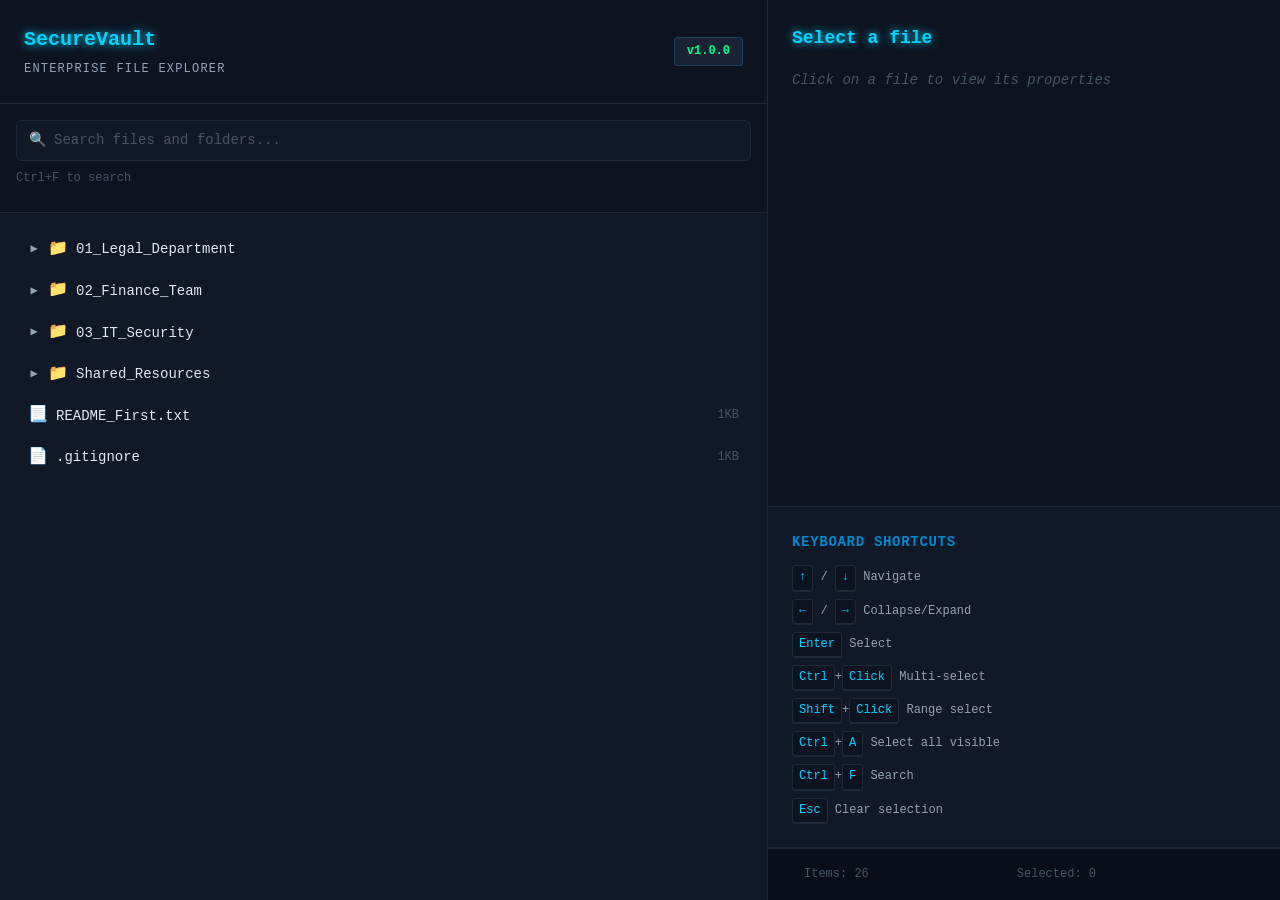
<file: index.html>
<!DOCTYPE html>
<html lang="en">
<head>
    <meta charset="UTF-8">
    <meta name="viewport" content="width=device-width, initial-scale=1.0">
    <title>SecureVault - Enterprise File Explorer</title>
    <link rel="stylesheet" href="styles.css">
</head>
<body>
    <div class="app-container">
        <!-- Left Column: File Tree -->
        <div class="left-panel">
            <header class="app-header">
                <div class="logo">
                    <span class="logo-text">SecureVault</span>
                    <span class="subtitle">Enterprise File Explorer</span>
                </div>
                <div class="version-badge">v1.0.0</div>
            </header>

            <div class="search-container">
                <div class="search-bar">
                    <span class="search-icon">🔍</span>
                    <input 
                        type="text" 
                        id="search-input" 
                        class="search-input" 
                        placeholder="Search files and folders..."
                        aria-label="Search files and folders"
                    >
                    <button id="clear-search" class="clear-btn" aria-label="Clear search" style="display: none;">×</button>
                </div>
                <div class="search-hint">Ctrl+F to search</div>
                <div id="search-results-count" class="search-results"></div>
            </div>

            <div class="tree-container" role="tree" aria-label="File tree">
                <ul id="file-tree" class="file-tree"></ul>
            </div>
        </div>

        <!-- Right Column: Details Panel -->
        <div class="right-panel">
            <div class="details-panel">
                <h2 class="details-title" id="details-title">Select a file</h2>
                <div id="details-content" class="details-content">
                    <p class="details-placeholder">Click on a file to view its properties</p>
                </div>
            </div>

            <div class="keyboard-shortcuts">
                <h3>Keyboard Shortcuts</h3>
                <ul>
                    <li><kbd>↑</kbd> / <kbd>↓</kbd> Navigate</li>
                    <li><kbd>←</kbd> / <kbd>→</kbd> Collapse/Expand</li>
                    <li><kbd>Enter</kbd> Select</li>
                    <li><kbd>Ctrl</kbd>+<kbd>Click</kbd> Multi-select</li>
                    <li><kbd>Shift</kbd>+<kbd>Click</kbd> Range select</li>
                    <li><kbd>Ctrl</kbd>+<kbd>A</kbd> Select all visible</li>
                    <li><kbd>Ctrl</kbd>+<kbd>F</kbd> Search</li>
                    <li><kbd>Esc</kbd> Clear selection</li>
                </ul>
            </div>

            <div class="status-bar">
                <span id="status-items">Items: 0</span>
                <span id="status-selected">Selected: 0</span>
                <span id="status-search">Search: 0 results</span>
            </div>
        </div>
    </div>

    <script src="app.js"></script>
</body>
</html>
</file>
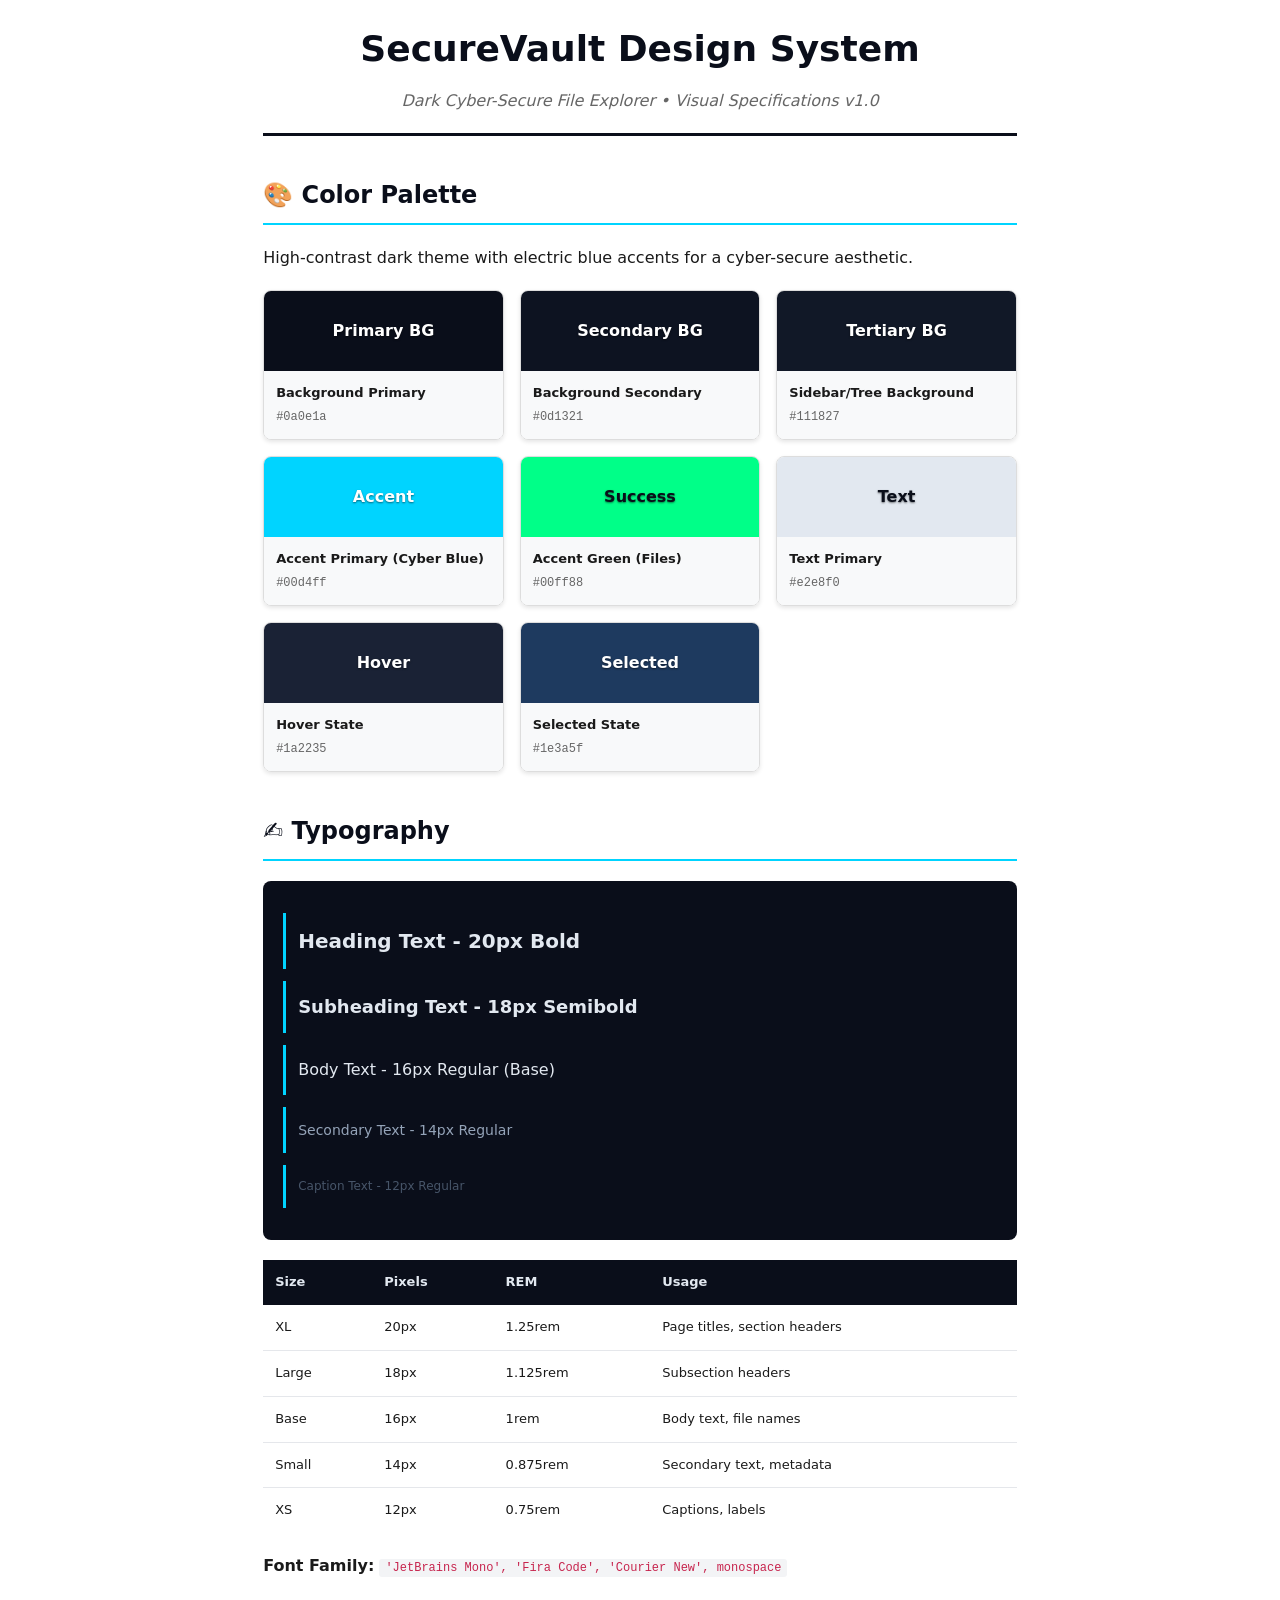
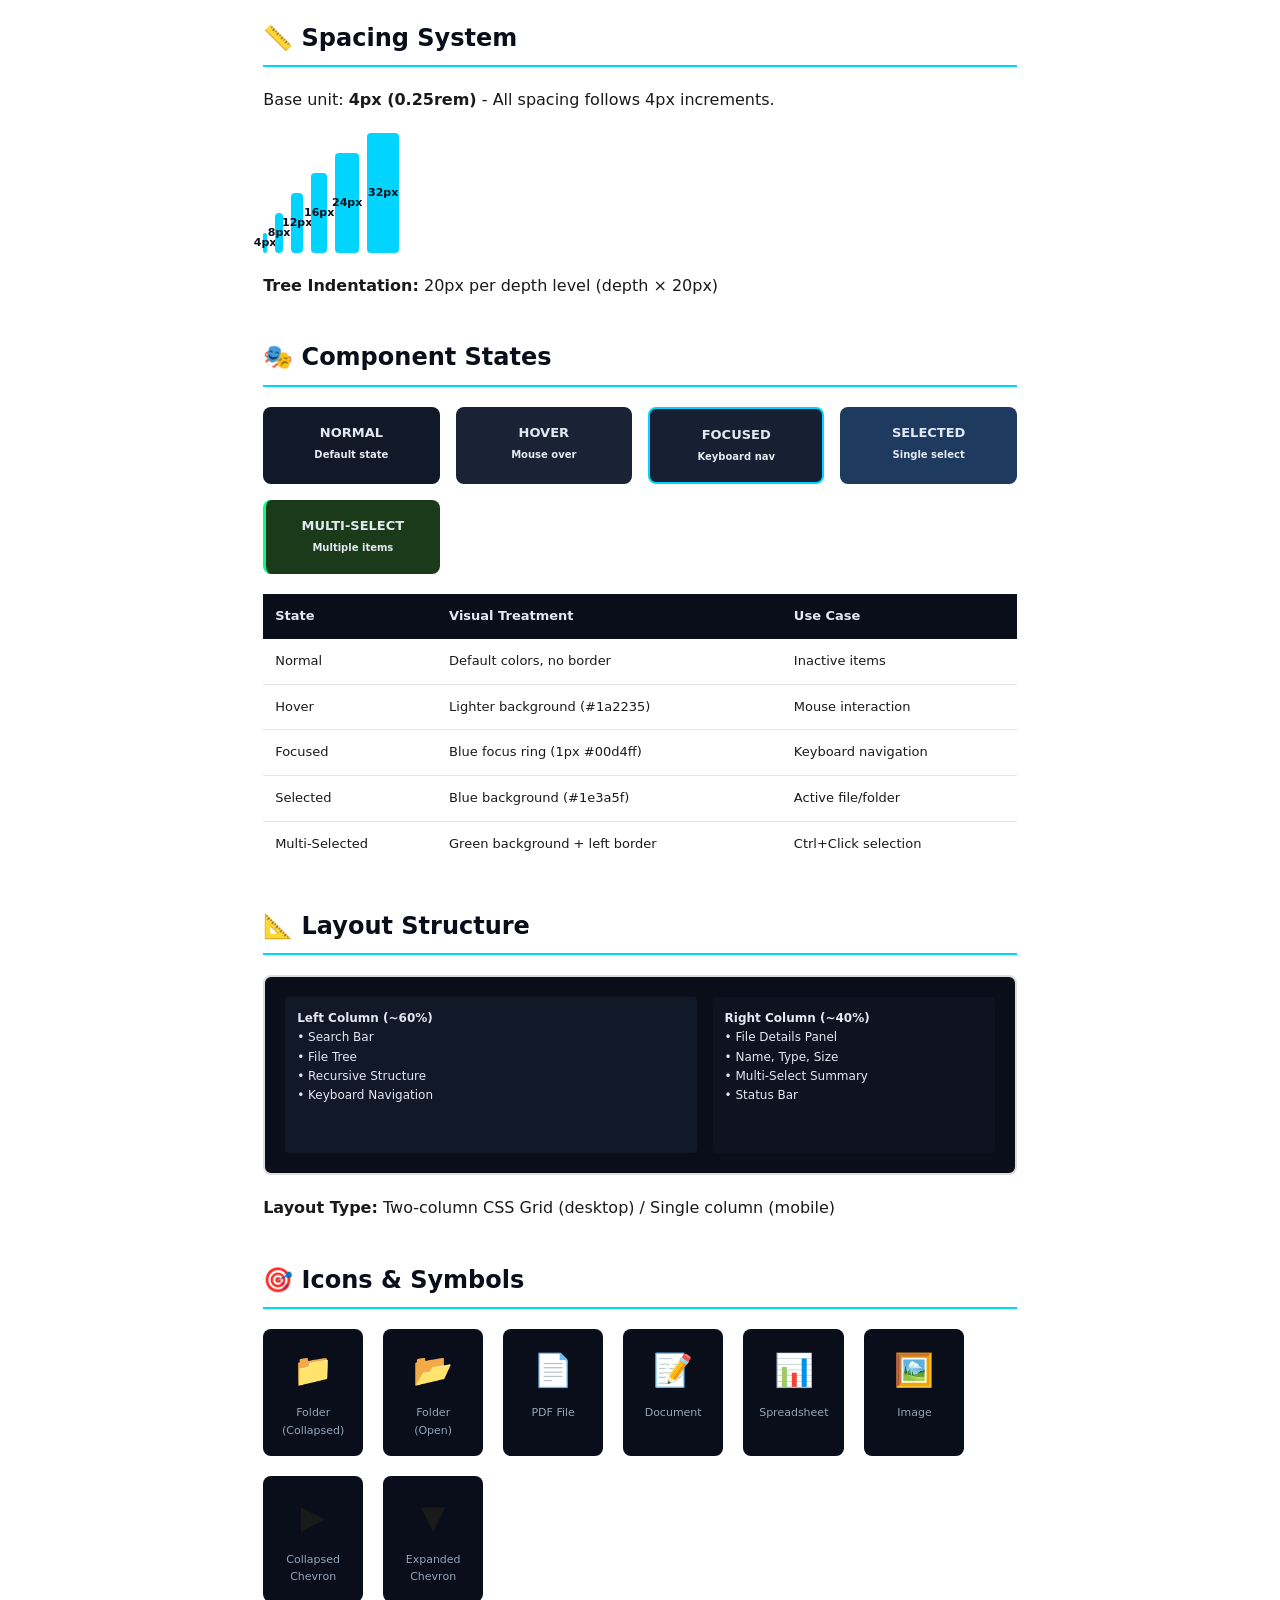
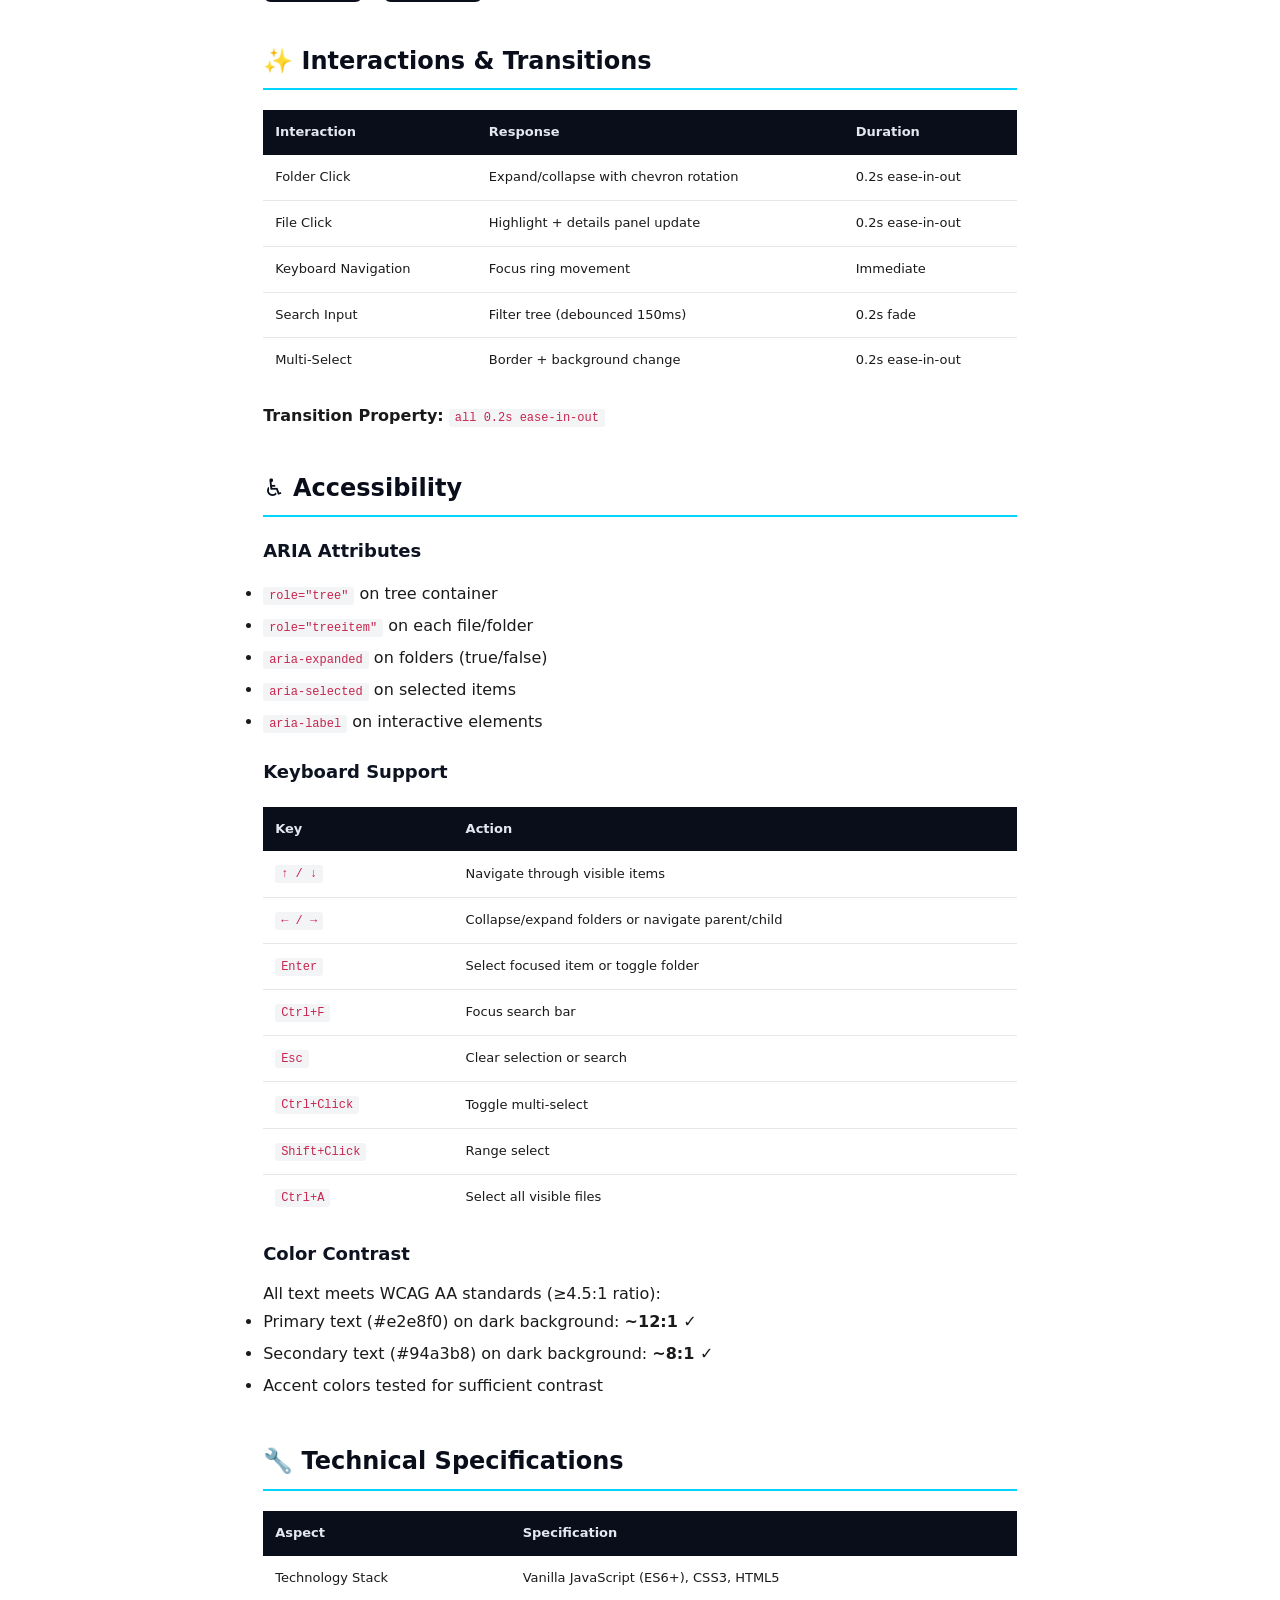
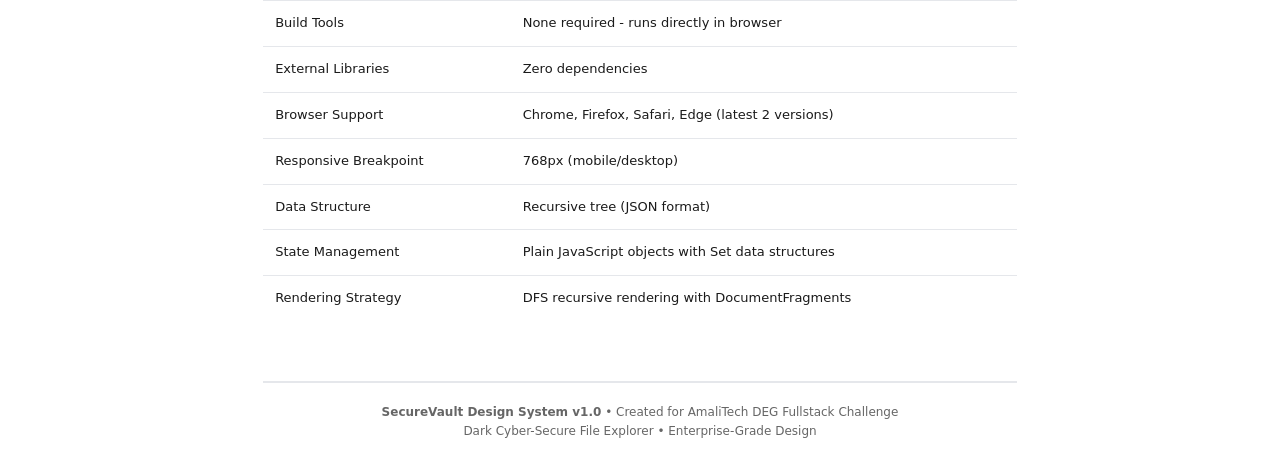
<file: design-system-visual.html>
<!DOCTYPE html>
<html lang="en">
<head>
    <meta charset="UTF-8">
    <meta name="viewport" content="width=device-width, initial-scale=1.0">
    <title>SecureVault Design System</title>
    <style>
        * {
            margin: 0;
            padding: 0;
            box-sizing: border-box;
        }

        @page {
            size: A4;
            margin: 15mm;
        }

        body {
            font-family: 'Segoe UI', system-ui, -apple-system, sans-serif;
            line-height: 1.6;
            color: #1a1a1a;
            background: #ffffff;
            padding: 20px;
            max-width: 210mm;
            margin: 0 auto;
        }

        .header {
            text-align: center;
            margin-bottom: 40px;
            padding-bottom: 20px;
            border-bottom: 3px solid #0a0e1a;
        }

        .header h1 {
            font-size: 36px;
            font-weight: 700;
            color: #0a0e1a;
            margin-bottom: 10px;
        }

        .header p {
            font-size: 16px;
            color: #666;
            font-style: italic;
        }

        .section {
            margin-bottom: 40px;
            page-break-inside: avoid;
        }

        h2 {
            font-size: 24px;
            font-weight: 700;
            color: #0a0e1a;
            margin-bottom: 20px;
            padding-bottom: 8px;
            border-bottom: 2px solid #00d4ff;
        }

        h3 {
            font-size: 18px;
            font-weight: 600;
            color: #0d1321;
            margin-top: 20px;
            margin-bottom: 12px;
        }

        .color-palette {
            display: grid;
            grid-template-columns: repeat(auto-fit, minmax(200px, 1fr));
            gap: 16px;
            margin: 20px 0;
        }

        .color-swatch {
            border: 1px solid #ddd;
            border-radius: 8px;
            overflow: hidden;
            box-shadow: 0 2px 4px rgba(0,0,0,0.1);
        }

        .color-block {
            height: 80px;
            display: flex;
            align-items: center;
            justify-content: center;
            font-weight: 600;
            color: #fff;
            text-shadow: 0 1px 2px rgba(0,0,0,0.5);
        }

        .color-info {
            padding: 12px;
            background: #f8f9fa;
        }

        .color-name {
            font-weight: 600;
            font-size: 13px;
            color: #1a1a1a;
            margin-bottom: 4px;
        }

        .color-value {
            font-family: 'Courier New', monospace;
            font-size: 12px;
            color: #666;
        }

        .typography-sample {
            margin: 20px 0;
            padding: 20px;
            background: #0a0e1a;
            color: #e2e8f0;
            border-radius: 8px;
        }

        .font-sample {
            margin: 12px 0;
            padding: 12px;
            border-left: 3px solid #00d4ff;
        }

        .spacing-visual {
            display: flex;
            gap: 8px;
            align-items: flex-end;
            margin: 20px 0;
        }

        .spacing-block {
            background: #00d4ff;
            border-radius: 4px;
            display: flex;
            align-items: center;
            justify-content: center;
            font-size: 11px;
            font-weight: 600;
            color: #0a0e1a;
        }

        .component-states {
            display: grid;
            grid-template-columns: repeat(auto-fit, minmax(150px, 1fr));
            gap: 16px;
            margin: 20px 0;
        }

        .state-demo {
            padding: 16px;
            border-radius: 8px;
            text-align: center;
            font-size: 13px;
            font-weight: 600;
            transition: all 0.2s ease;
        }

        .state-normal {
            background: #111827;
            color: #e2e8f0;
        }

        .state-hover {
            background: #1a2235;
            color: #e2e8f0;
        }

        .state-focused {
            background: #162032;
            color: #e2e8f0;
            border: 2px solid #00d4ff;
        }

        .state-selected {
            background: #1e3a5f;
            color: #e2e8f0;
        }

        .state-multi-selected {
            background: #1a3a1a;
            color: #e2e8f0;
            border-left: 3px solid #00ff88;
        }

        .layout-visual {
            margin: 20px 0;
            border: 2px solid #ddd;
            border-radius: 8px;
            overflow: hidden;
            background: #0a0e1a;
            padding: 20px;
            display: flex;
            gap: 16px;
            height: 200px;
        }

        .layout-col-left {
            flex: 6;
            background: #111827;
            border-radius: 4px;
            padding: 12px;
            color: #e2e8f0;
            font-size: 12px;
        }

        .layout-col-right {
            flex: 4;
            background: #0d1321;
            border-radius: 4px;
            padding: 12px;
            color: #e2e8f0;
            font-size: 12px;
        }

        .icon-showcase {
            display: flex;
            flex-wrap: wrap;
            gap: 20px;
            margin: 20px 0;
        }

        .icon-item {
            text-align: center;
            padding: 16px;
            background: #0a0e1a;
            border-radius: 8px;
            min-width: 100px;
        }

        .icon-symbol {
            font-size: 32px;
            margin-bottom: 8px;
        }

        .icon-label {
            font-size: 11px;
            color: #94a3b8;
        }

        .table {
            width: 100%;
            border-collapse: collapse;
            margin: 20px 0;
        }

        .table th {
            background: #0a0e1a;
            color: #e2e8f0;
            padding: 12px;
            text-align: left;
            font-weight: 600;
            font-size: 13px;
        }

        .table td {
            padding: 12px;
            border-bottom: 1px solid #e5e7eb;
            font-size: 13px;
        }

        .table tr:last-child td {
            border-bottom: none;
        }

        code {
            font-family: 'Courier New', monospace;
            background: #f3f4f6;
            padding: 2px 6px;
            border-radius: 3px;
            font-size: 12px;
            color: #c7254e;
        }

        .footer {
            margin-top: 60px;
            padding-top: 20px;
            border-top: 2px solid #e5e7eb;
            text-align: center;
            color: #666;
            font-size: 12px;
        }

        @media print {
            body {
                padding: 0;
            }
            .section {
                page-break-inside: avoid;
            }
        }
    </style>
</head>
<body>
    <div class="header">
        <h1>SecureVault Design System</h1>
        <p>Dark Cyber-Secure File Explorer • Visual Specifications v1.0</p>
    </div>

    <div class="section">
        <h2>🎨 Color Palette</h2>
        <p>High-contrast dark theme with electric blue accents for a cyber-secure aesthetic.</p>
        
        <div class="color-palette">
            <div class="color-swatch">
                <div class="color-block" style="background: #0a0e1a;">Primary BG</div>
                <div class="color-info">
                    <div class="color-name">Background Primary</div>
                    <div class="color-value">#0a0e1a</div>
                </div>
            </div>

            <div class="color-swatch">
                <div class="color-block" style="background: #0d1321;">Secondary BG</div>
                <div class="color-info">
                    <div class="color-name">Background Secondary</div>
                    <div class="color-value">#0d1321</div>
                </div>
            </div>

            <div class="color-swatch">
                <div class="color-block" style="background: #111827;">Tertiary BG</div>
                <div class="color-info">
                    <div class="color-name">Sidebar/Tree Background</div>
                    <div class="color-value">#111827</div>
                </div>
            </div>

            <div class="color-swatch">
                <div class="color-block" style="background: #00d4ff;">Accent</div>
                <div class="color-info">
                    <div class="color-name">Accent Primary (Cyber Blue)</div>
                    <div class="color-value">#00d4ff</div>
                </div>
            </div>

            <div class="color-swatch">
                <div class="color-block" style="background: #00ff88; color: #0a0e1a;">Success</div>
                <div class="color-info">
                    <div class="color-name">Accent Green (Files)</div>
                    <div class="color-value">#00ff88</div>
                </div>
            </div>

            <div class="color-swatch">
                <div class="color-block" style="background: #e2e8f0; color: #0a0e1a;">Text</div>
                <div class="color-info">
                    <div class="color-name">Text Primary</div>
                    <div class="color-value">#e2e8f0</div>
                </div>
            </div>

            <div class="color-swatch">
                <div class="color-block" style="background: #1a2235;">Hover</div>
                <div class="color-info">
                    <div class="color-name">Hover State</div>
                    <div class="color-value">#1a2235</div>
                </div>
            </div>

            <div class="color-swatch">
                <div class="color-block" style="background: #1e3a5f;">Selected</div>
                <div class="color-info">
                    <div class="color-name">Selected State</div>
                    <div class="color-value">#1e3a5f</div>
                </div>
            </div>
        </div>
    </div>

    <div class="section">
        <h2>✍️ Typography</h2>
        
        <div class="typography-sample">
            <div class="font-sample" style="font-size: 20px; font-weight: 700;">
                Heading Text - 20px Bold
            </div>
            <div class="font-sample" style="font-size: 18px; font-weight: 600;">
                Subheading Text - 18px Semibold
            </div>
            <div class="font-sample" style="font-size: 16px; font-weight: 400;">
                Body Text - 16px Regular (Base)
            </div>
            <div class="font-sample" style="font-size: 14px; font-weight: 400; color: #94a3b8;">
                Secondary Text - 14px Regular
            </div>
            <div class="font-sample" style="font-size: 12px; font-weight: 400; color: #475569;">
                Caption Text - 12px Regular
            </div>
        </div>

        <table class="table">
            <tr>
                <th>Size</th>
                <th>Pixels</th>
                <th>REM</th>
                <th>Usage</th>
            </tr>
            <tr>
                <td>XL</td>
                <td>20px</td>
                <td>1.25rem</td>
                <td>Page titles, section headers</td>
            </tr>
            <tr>
                <td>Large</td>
                <td>18px</td>
                <td>1.125rem</td>
                <td>Subsection headers</td>
            </tr>
            <tr>
                <td>Base</td>
                <td>16px</td>
                <td>1rem</td>
                <td>Body text, file names</td>
            </tr>
            <tr>
                <td>Small</td>
                <td>14px</td>
                <td>0.875rem</td>
                <td>Secondary text, metadata</td>
            </tr>
            <tr>
                <td>XS</td>
                <td>12px</td>
                <td>0.75rem</td>
                <td>Captions, labels</td>
            </tr>
        </table>

        <p><strong>Font Family:</strong> <code>'JetBrains Mono', 'Fira Code', 'Courier New', monospace</code></p>
    </div>

    <div class="section">
        <h2>📏 Spacing System</h2>
        <p>Base unit: <strong>4px (0.25rem)</strong> - All spacing follows 4px increments.</p>
        
        <div class="spacing-visual">
            <div class="spacing-block" style="width: 4px; height: 20px;">4px</div>
            <div class="spacing-block" style="width: 8px; height: 40px;">8px</div>
            <div class="spacing-block" style="width: 12px; height: 60px;">12px</div>
            <div class="spacing-block" style="width: 16px; height: 80px;">16px</div>
            <div class="spacing-block" style="width: 24px; height: 100px;">24px</div>
            <div class="spacing-block" style="width: 32px; height: 120px;">32px</div>
        </div>

        <p><strong>Tree Indentation:</strong> 20px per depth level (depth × 20px)</p>
    </div>

    <div class="section">
        <h2>🎭 Component States</h2>
        
        <div class="component-states">
            <div class="state-demo state-normal">
                NORMAL<br>
                <small style="font-size: 10px;">Default state</small>
            </div>
            <div class="state-demo state-hover">
                HOVER<br>
                <small style="font-size: 10px;">Mouse over</small>
            </div>
            <div class="state-demo state-focused">
                FOCUSED<br>
                <small style="font-size: 10px;">Keyboard nav</small>
            </div>
            <div class="state-demo state-selected">
                SELECTED<br>
                <small style="font-size: 10px;">Single select</small>
            </div>
            <div class="state-demo state-multi-selected">
                MULTI-SELECT<br>
                <small style="font-size: 10px;">Multiple items</small>
            </div>
        </div>

        <table class="table">
            <tr>
                <th>State</th>
                <th>Visual Treatment</th>
                <th>Use Case</th>
            </tr>
            <tr>
                <td>Normal</td>
                <td>Default colors, no border</td>
                <td>Inactive items</td>
            </tr>
            <tr>
                <td>Hover</td>
                <td>Lighter background (#1a2235)</td>
                <td>Mouse interaction</td>
            </tr>
            <tr>
                <td>Focused</td>
                <td>Blue focus ring (1px #00d4ff)</td>
                <td>Keyboard navigation</td>
            </tr>
            <tr>
                <td>Selected</td>
                <td>Blue background (#1e3a5f)</td>
                <td>Active file/folder</td>
            </tr>
            <tr>
                <td>Multi-Selected</td>
                <td>Green background + left border</td>
                <td>Ctrl+Click selection</td>
            </tr>
        </table>
    </div>

    <div class="section">
        <h2>📐 Layout Structure</h2>
        
        <div class="layout-visual">
            <div class="layout-col-left">
                <strong>Left Column (~60%)</strong><br>
                • Search Bar<br>
                • File Tree<br>
                • Recursive Structure<br>
                • Keyboard Navigation
            </div>
            <div class="layout-col-right">
                <strong>Right Column (~40%)</strong><br>
                • File Details Panel<br>
                • Name, Type, Size<br>
                • Multi-Select Summary<br>
                • Status Bar
            </div>
        </div>

        <p><strong>Layout Type:</strong> Two-column CSS Grid (desktop) / Single column (mobile)</p>
    </div>

    <div class="section">
        <h2>🎯 Icons & Symbols</h2>
        
        <div class="icon-showcase">
            <div class="icon-item">
                <div class="icon-symbol">📁</div>
                <div class="icon-label">Folder<br>(Collapsed)</div>
            </div>
            <div class="icon-item">
                <div class="icon-symbol">📂</div>
                <div class="icon-label">Folder<br>(Open)</div>
            </div>
            <div class="icon-item">
                <div class="icon-symbol">📄</div>
                <div class="icon-label">PDF File</div>
            </div>
            <div class="icon-item">
                <div class="icon-symbol">📝</div>
                <div class="icon-label">Document</div>
            </div>
            <div class="icon-item">
                <div class="icon-symbol">📊</div>
                <div class="icon-label">Spreadsheet</div>
            </div>
            <div class="icon-item">
                <div class="icon-symbol">🖼️</div>
                <div class="icon-label">Image</div>
            </div>
            <div class="icon-item">
                <div class="icon-symbol">▶</div>
                <div class="icon-label">Collapsed<br>Chevron</div>
            </div>
            <div class="icon-item">
                <div class="icon-symbol">▼</div>
                <div class="icon-label">Expanded<br>Chevron</div>
            </div>
        </div>
    </div>

    <div class="section">
        <h2>✨ Interactions & Transitions</h2>
        
        <table class="table">
            <tr>
                <th>Interaction</th>
                <th>Response</th>
                <th>Duration</th>
            </tr>
            <tr>
                <td>Folder Click</td>
                <td>Expand/collapse with chevron rotation</td>
                <td>0.2s ease-in-out</td>
            </tr>
            <tr>
                <td>File Click</td>
                <td>Highlight + details panel update</td>
                <td>0.2s ease-in-out</td>
            </tr>
            <tr>
                <td>Keyboard Navigation</td>
                <td>Focus ring movement</td>
                <td>Immediate</td>
            </tr>
            <tr>
                <td>Search Input</td>
                <td>Filter tree (debounced 150ms)</td>
                <td>0.2s fade</td>
            </tr>
            <tr>
                <td>Multi-Select</td>
                <td>Border + background change</td>
                <td>0.2s ease-in-out</td>
            </tr>
        </table>

        <p><strong>Transition Property:</strong> <code>all 0.2s ease-in-out</code></p>
    </div>

    <div class="section">
        <h2>♿ Accessibility</h2>
        
        <h3>ARIA Attributes</h3>
        <ul style="line-height: 2;">
            <li><code>role="tree"</code> on tree container</li>
            <li><code>role="treeitem"</code> on each file/folder</li>
            <li><code>aria-expanded</code> on folders (true/false)</li>
            <li><code>aria-selected</code> on selected items</li>
            <li><code>aria-label</code> on interactive elements</li>
        </ul>

        <h3>Keyboard Support</h3>
        <table class="table">
            <tr>
                <th>Key</th>
                <th>Action</th>
            </tr>
            <tr>
                <td><code>↑ / ↓</code></td>
                <td>Navigate through visible items</td>
            </tr>
            <tr>
                <td><code>← / →</code></td>
                <td>Collapse/expand folders or navigate parent/child</td>
            </tr>
            <tr>
                <td><code>Enter</code></td>
                <td>Select focused item or toggle folder</td>
            </tr>
            <tr>
                <td><code>Ctrl+F</code></td>
                <td>Focus search bar</td>
            </tr>
            <tr>
                <td><code>Esc</code></td>
                <td>Clear selection or search</td>
            </tr>
            <tr>
                <td><code>Ctrl+Click</code></td>
                <td>Toggle multi-select</td>
            </tr>
            <tr>
                <td><code>Shift+Click</code></td>
                <td>Range select</td>
            </tr>
            <tr>
                <td><code>Ctrl+A</code></td>
                <td>Select all visible files</td>
            </tr>
        </table>

        <h3>Color Contrast</h3>
        <p>All text meets WCAG AA standards (≥4.5:1 ratio):</p>
        <ul style="line-height: 2;">
            <li>Primary text (#e2e8f0) on dark background: <strong>~12:1 ✓</strong></li>
            <li>Secondary text (#94a3b8) on dark background: <strong>~8:1 ✓</strong></li>
            <li>Accent colors tested for sufficient contrast</li>
        </ul>
    </div>

    <div class="section">
        <h2>🔧 Technical Specifications</h2>
        
        <table class="table">
            <tr>
                <th>Aspect</th>
                <th>Specification</th>
            </tr>
            <tr>
                <td>Technology Stack</td>
                <td>Vanilla JavaScript (ES6+), CSS3, HTML5</td>
            </tr>
            <tr>
                <td>Build Tools</td>
                <td>None required - runs directly in browser</td>
            </tr>
            <tr>
                <td>External Libraries</td>
                <td>Zero dependencies</td>
            </tr>
            <tr>
                <td>Browser Support</td>
                <td>Chrome, Firefox, Safari, Edge (latest 2 versions)</td>
            </tr>
            <tr>
                <td>Responsive Breakpoint</td>
                <td>768px (mobile/desktop)</td>
            </tr>
            <tr>
                <td>Data Structure</td>
                <td>Recursive tree (JSON format)</td>
            </tr>
            <tr>
                <td>State Management</td>
                <td>Plain JavaScript objects with Set data structures</td>
            </tr>
            <tr>
                <td>Rendering Strategy</td>
                <td>DFS recursive rendering with DocumentFragments</td>
            </tr>
        </table>
    </div>

    <div class="footer">
        <p><strong>SecureVault Design System v1.0</strong> • Created for AmaliTech DEG Fullstack Challenge</p>
        <p>Dark Cyber-Secure File Explorer • Enterprise-Grade Design</p>
    </div>
</body>
</html>
</file>
<file: styles.css>
/* ===== CSS Reset ===== */
* {
    margin: 0;
    padding: 0;
    box-sizing: border-box;
}

/* ===== CSS Custom Properties ===== */
:root {
    /* Colors */
    --bg-primary: #0a0e1a;
    --bg-secondary: #0d1321;
    --bg-tertiary: #111827;
    --bg-hover: #1a2235;
    --bg-selected: #1e3a5f;
    --bg-focused: #162032;
    --accent-primary: #00d4ff;
    --accent-secondary: #0088cc;
    --accent-green: #00ff88;
    --accent-warning: #ffaa00;
    --text-primary: #e2e8f0;
    --text-secondary: #94a3b8;
    --text-muted: #475569;
    --border-color: #1e293b;
    --border-accent: #00d4ff33;
    --multi-select-bg: #1a3a1a;
    --multi-select-border: #00ff88;

    /* Typography */
    --text-xs: 0.75rem;
    --text-sm: 0.875rem;
    --text-base: 1rem;
    --text-lg: 1.125rem;
    --text-xl: 1.25rem;
    --font-normal: 400;
    --font-medium: 500;
    --font-semibold: 600;
    --font-bold: 700;

    /* Spacing */
    --spacing-xs: 0.25rem;
    --spacing-sm: 0.5rem;
    --spacing-md: 0.75rem;
    --spacing-lg: 1rem;
    --spacing-xl: 1.5rem;
    --spacing-2xl: 2rem;
}

/* ===== Base Styles ===== */
body {
    font-family: 'JetBrains Mono', 'Fira Code', 'Courier New', monospace;
    background-color: var(--bg-primary);
    color: var(--text-primary);
    font-size: var(--text-base);
    line-height: 1.6;
    overflow: hidden;
}

/* ===== App Container ===== */
.app-container {
    display: grid;
    grid-template-columns: 60% 40%;
    height: 100vh;
    overflow: hidden;
}

/* ===== Left Panel ===== */
.left-panel {
    background-color: var(--bg-tertiary);
    display: flex;
    flex-direction: column;
    border-right: 1px solid var(--border-color);
    overflow: hidden;
}

/* ===== Header ===== */
.app-header {
    padding: var(--spacing-xl);
    background-color: var(--bg-secondary);
    border-bottom: 1px solid var(--border-color);
    display: flex;
    justify-content: space-between;
    align-items: center;
}

.logo {
    display: flex;
    flex-direction: column;
    gap: var(--spacing-xs);
}

.logo-text {
    font-size: var(--text-xl);
    font-weight: var(--font-bold);
    color: var(--accent-primary);
    text-shadow: 0 0 10px var(--accent-primary);
}

.subtitle {
    font-size: var(--text-xs);
    color: var(--text-secondary);
    text-transform: uppercase;
    letter-spacing: 0.1em;
}

.version-badge {
    background-color: var(--bg-hover);
    color: var(--accent-green);
    padding: var(--spacing-xs) var(--spacing-md);
    border-radius: 4px;
    font-size: var(--text-xs);
    font-weight: var(--font-semibold);
    border: 1px solid var(--border-accent);
}

/* ===== Search Container ===== */
.search-container {
    padding: var(--spacing-lg);
    background-color: var(--bg-secondary);
    border-bottom: 1px solid var(--border-color);
}

.search-bar {
    display: flex;
    align-items: center;
    background-color: var(--bg-tertiary);
    border: 1px solid var(--border-color);
    border-radius: 6px;
    padding: var(--spacing-sm) var(--spacing-md);
    transition: border-color 0.2s ease-in-out;
}

.search-bar:focus-within {
    border-color: var(--accent-primary);
    box-shadow: 0 0 0 2px var(--border-accent);
}

.search-icon {
    margin-right: var(--spacing-sm);
    color: var(--text-muted);
    font-size: var(--text-sm);
}

.search-input {
    flex: 1;
    background: transparent;
    border: none;
    outline: none;
    color: var(--text-primary);
    font-family: inherit;
    font-size: var(--text-sm);
}

.search-input::placeholder {
    color: var(--text-muted);
}

.clear-btn {
    background: transparent;
    border: none;
    color: var(--text-muted);
    font-size: var(--text-lg);
    cursor: pointer;
    padding: 0 var(--spacing-xs);
    transition: color 0.2s ease-in-out;
}

.clear-btn:hover {
    color: var(--accent-primary);
}

.search-hint {
    margin-top: var(--spacing-sm);
    font-size: var(--text-xs);
    color: var(--text-muted);
}

.search-results {
    margin-top: var(--spacing-sm);
    font-size: var(--text-sm);
    color: var(--accent-green);
    font-weight: var(--font-medium);
}

/* ===== Tree Container ===== */
.tree-container {
    flex: 1;
    overflow-y: auto;
    overflow-x: hidden;
    padding: var(--spacing-lg);
}

.tree-container::-webkit-scrollbar {
    width: 8px;
}

.tree-container::-webkit-scrollbar-track {
    background: var(--bg-tertiary);
}

.tree-container::-webkit-scrollbar-thumb {
    background: var(--bg-hover);
    border-radius: 4px;
}

.tree-container::-webkit-scrollbar-thumb:hover {
    background: var(--text-muted);
}

/* ===== File Tree ===== */
.file-tree {
    list-style: none;
}

.tree-item {
    display: flex;
    align-items: center;
    padding: var(--spacing-sm) var(--spacing-md);
    cursor: pointer;
    border-radius: 4px;
    transition: all 0.2s ease-in-out;
    user-select: none;
    position: relative;
    min-height: 32px;
}

.tree-item:hover {
    background-color: var(--bg-hover);
}

.tree-item.focused {
    outline: 1px solid var(--accent-primary);
    outline-offset: -1px;
    box-shadow: 0 0 8px var(--border-accent);
}

.tree-item.selected {
    background-color: var(--bg-selected);
    border-left: 2px solid var(--accent-primary);
    padding-left: calc(var(--spacing-md) - 2px);
}

.tree-item.multi-selected {
    background-color: var(--multi-select-bg);
    border-left: 3px solid var(--multi-select-border);
    padding-left: calc(var(--spacing-md) - 3px);
}

.tree-item.hidden {
    display: none;
}

.chevron {
    display: inline-block;
    margin-right: var(--spacing-sm);
    color: var(--text-secondary);
    transition: transform 0.2s ease-in-out;
    width: 12px;
    text-align: center;
    font-size: var(--text-xs);
}

.chevron.expanded {
    transform: rotate(90deg);
}

.icon {
    margin-right: var(--spacing-sm);
    font-size: var(--text-base);
    transition: transform 0.1s ease-in-out;
}

.tree-item:hover .icon {
    transform: scale(1.1);
}

.item-name {
    flex: 1;
    color: var(--text-primary);
    font-size: var(--text-sm);
    white-space: nowrap;
    overflow: hidden;
    text-overflow: ellipsis;
}

.item-name mark {
    background-color: var(--accent-warning);
    color: var(--bg-primary);
    padding: 1px 2px;
    border-radius: 2px;
    font-weight: var(--font-semibold);
}

.item-size {
    margin-left: var(--spacing-md);
    color: var(--text-muted);
    font-size: var(--text-xs);
    font-weight: var(--font-normal);
}

.tree-children {
    list-style: none;
    animation: slideDown 0.2s ease-out;
}

@keyframes slideDown {
    from {
        opacity: 0;
        transform: translateY(-8px);
    }
    to {
        opacity: 1;
        transform: translateY(0);
    }
}

/* ===== Right Panel ===== */
.right-panel {
    background-color: var(--bg-secondary);
    display: flex;
    flex-direction: column;
    overflow: hidden;
}

/* ===== Details Panel ===== */
.details-panel {
    flex: 1;
    padding: var(--spacing-xl);
    overflow-y: auto;
    border-bottom: 1px solid var(--border-color);
}

.details-title {
    font-size: var(--text-lg);
    font-weight: var(--font-semibold);
    color: var(--accent-primary);
    margin-bottom: var(--spacing-lg);
    text-shadow: 0 0 8px var(--accent-primary);
}

.details-content {
    display: flex;
    flex-direction: column;
    gap: var(--spacing-lg);
}

.details-placeholder {
    color: var(--text-muted);
    font-style: italic;
    font-size: var(--text-sm);
}

.detail-item {
    display: flex;
    flex-direction: column;
    gap: var(--spacing-xs);
}

.detail-label {
    font-size: var(--text-xs);
    color: var(--text-secondary);
    text-transform: uppercase;
    letter-spacing: 0.05em;
    font-weight: var(--font-medium);
}

.detail-value {
    font-size: var(--text-sm);
    color: var(--text-primary);
    padding: var(--spacing-sm) var(--spacing-md);
    background-color: var(--bg-tertiary);
    border-radius: 4px;
    border: 1px solid var(--border-color);
    word-break: break-all;
}

.multi-select-summary {
    padding: var(--spacing-lg);
    background-color: var(--bg-tertiary);
    border-radius: 6px;
    border: 1px solid var(--multi-select-border);
}

.multi-select-title {
    font-size: var(--text-base);
    color: var(--accent-green);
    font-weight: var(--font-semibold);
    margin-bottom: var(--spacing-md);
}

.multi-select-list {
    list-style: none;
    display: flex;
    flex-direction: column;
    gap: var(--spacing-xs);
    max-height: 300px;
    overflow-y: auto;
}

.multi-select-item {
    font-size: var(--text-sm);
    color: var(--text-secondary);
    padding: var(--spacing-xs) var(--spacing-sm);
    background-color: var(--bg-secondary);
    border-radius: 3px;
}

/* ===== Keyboard Shortcuts ===== */
.keyboard-shortcuts {
    padding: var(--spacing-xl);
    background-color: var(--bg-tertiary);
    border-bottom: 1px solid var(--border-color);
}

.keyboard-shortcuts h3 {
    font-size: var(--text-sm);
    color: var(--accent-secondary);
    margin-bottom: var(--spacing-md);
    text-transform: uppercase;
    letter-spacing: 0.05em;
}

.keyboard-shortcuts ul {
    list-style: none;
    display: flex;
    flex-direction: column;
    gap: var(--spacing-sm);
}

.keyboard-shortcuts li {
    font-size: var(--text-xs);
    color: var(--text-secondary);
}

kbd {
    display: inline-block;
    padding: 2px 6px;
    background-color: var(--bg-secondary);
    border: 1px solid var(--border-color);
    border-radius: 3px;
    font-size: var(--text-xs);
    font-family: inherit;
    color: var(--accent-primary);
    box-shadow: 0 1px 0 var(--border-color);
}

/* ===== Status Bar ===== */
.status-bar {
    padding: var(--spacing-md) var(--spacing-xl);
    background-color: var(--bg-primary);
    border-top: 1px solid var(--border-color);
    display: flex;
    justify-content: space-between;
    align-items: center;
    font-size: var(--text-xs);
    color: var(--text-muted);
}

.status-bar span {
    padding: var(--spacing-xs) var(--spacing-md);
}

/* ===== Responsive ===== */
@media (max-width: 768px) {
    .app-container {
        grid-template-columns: 1fr;
        grid-template-rows: 1fr 1fr;
    }
}
</file>
